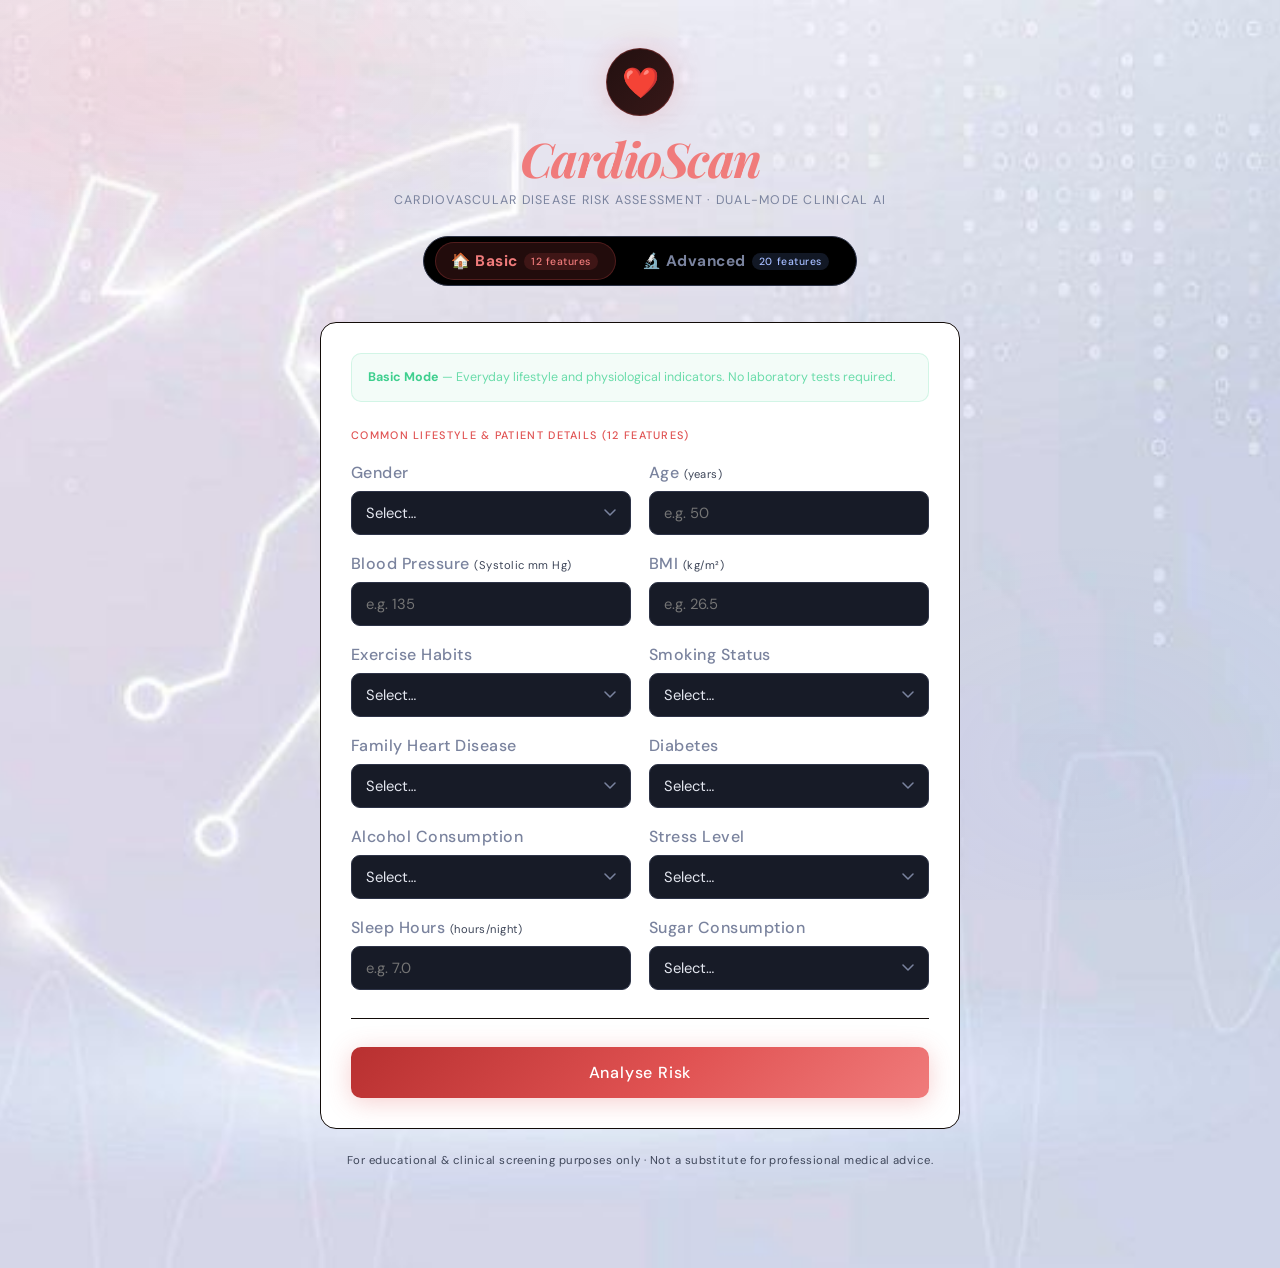
<file: frontend/index.html>
<!DOCTYPE html>
<html lang="en">

<head>
    <meta charset="UTF-8" />
    <meta name="viewport" content="width=device-width, initial-scale=1.0" />
    <title>CardioScan · Heart Disease Risk Predictor</title>
    <link rel="preconnect" href="https://fonts.googleapis.com">
    <link
        href="https://fonts.googleapis.com/css2?family=Playfair+Display:ital,wght@0,700;0,900;1,700&family=DM+Sans:ital,opsz,wght@0,9..40,300;0,9..40,400;0,9..40,500;1,9..40,300&display=swap"
        rel="stylesheet">
    <link rel="stylesheet" href="stylesheet_ids.css">
</head>

<body>

    <div class="shell">

        <!-- ── Header ── -->
        <header>
            <div class="pulse-icon">❤️</div>
            <h1><em>CardioScan</em></h1>
            <p class="tagline">Cardiovascular Disease Risk Assessment · Dual-Mode Clinical AI</p>

            <!-- Mode toggle -->
            <div class="mode-toggle" id="modeToggle">
                <div class="mode-pill basic" id="modePill"></div>
                <button class="mode-btn active-basic" id="btnBasic" onclick="setMode('basic')">
                    <h3>🏠 Basic</h3>
                    <span class="badge badge-basic">12 features</span>
                </button>
                <button class="mode-btn" id="btnAdvanced" onclick="setMode('advanced')">
                    <h3>🔬 Advanced</h3>
                    <span class="badge badge-advanced">20 features</span>
                </button>
            </div>
        </header>

        <!-- ── Card ── -->
        <div class="card mode-basic" id="mainCard">

            <!-- Info banner -->
            <div class="info-banner basic" id="infoBanner">
                <strong>Basic Mode</strong> — Everyday lifestyle and physiological indicators. No laboratory tests
                required.
            </div>

            <p class="section-label basic" id="sectionLabel">Common Lifestyle & Patient Details (12 Features)</p>

            <!-- ── Shared fields (always visible) ── -->
            <div class="grid">

                <div class="field">
                    <label>Gender</label>
                    <select id="Gender">
                        <option value="">Select…</option>
                        <option value="0">Male</option>
                        <option value="1">Female</option>
                    </select>
                </div>

                <div class="field">
                    <label>Age <span class="hint">(years)</span></label>
                    <input type="number" id="Age" placeholder="e.g. 50" min="18" max="100">
                </div>

                <div class="field">
                    <label>Blood Pressure <span class="hint">(Systolic mm Hg)</span></label>
                    <input type="number" id="BloodPressure" placeholder="e.g. 135" min="80" max="240">
                </div>

                <div class="field">
                    <label>BMI <span class="hint">(kg/m²)</span></label>
                    <input type="number" step="0.1" id="BMI" placeholder="e.g. 26.5" min="10" max="60">
                </div>

                <div class="field">
                    <label>Exercise Habits</label>
                    <select id="ExerciseHabits">
                        <option value="">Select…</option>
                        <option value="0">Low (Sedentary / Minimal)</option>
                        <option value="1">Medium (Moderate Activity)</option>
                        <option value="2">High (Regular Intense Exercise)</option>
                    </select>
                </div>

                <div class="field">
                    <label>Smoking Status</label>
                    <select id="Smoking">
                        <option value="">Select…</option>
                        <option value="0">No (Non-smoker)</option>
                        <option value="1">Yes (Active / Regular)</option>
                    </select>
                </div>

                <div class="field">
                    <label>Family Heart Disease</label>
                    <select id="FamilyHeartDisease">
                        <option value="">Select…</option>
                        <option value="0">No History</option>
                        <option value="1">Yes (Family History)</option>
                    </select>
                </div>

                <div class="field">
                    <label>Diabetes</label>
                    <select id="Diabetes">
                        <option value="">Select…</option>
                        <option value="0">No</option>
                        <option value="1">Yes</option>
                    </select>
                </div>

                <div class="field">
                    <label>Alcohol Consumption</label>
                    <select id="AlcoholConsumption">
                        <option value="">Select…</option>
                        <option value="0">None</option>
                        <option value="1">Low</option>
                        <option value="2">Medium</option>
                        <option value="3">High</option>
                    </select>
                </div>

                <div class="field">
                    <label>Stress Level</label>
                    <select id="StressLevel">
                        <option value="">Select…</option>
                        <option value="0">Low</option>
                        <option value="1">Medium</option>
                        <option value="2">High</option>
                    </select>
                </div>

                <div class="field">
                    <label>Sleep Hours <span class="hint">(hours/night)</span></label>
                    <input type="number" step="0.5" id="SleepHours" placeholder="e.g. 7.0" min="2" max="16">
                </div>

                <div class="field">
                    <label>Sugar Consumption</label>
                    <select id="SugarConsumption">
                        <option value="">Select…</option>
                        <option value="0">Low</option>
                        <option value="1">Medium</option>
                        <option value="2">High</option>
                    </select>
                </div>

            </div>

            <!-- ── Advanced extra fields ── -->
            <div class="advanced-fields" id="advancedFields">
                <div class="adv-divider"><span>🔬 Clinical & Laboratory Report Fields (+8 Features)</span></div>

                <div class="grid">

                    <div class="field">
                        <label>Cholesterol Level <span class="hint">(mg/dL)</span></label>
                        <input type="number" id="CholesterolLevel" placeholder="e.g. 210" min="100" max="500">
                    </div>

                    <div class="field">
                        <label>Triglyceride Level <span class="hint">(mg/dL)</span></label>
                        <input type="number" id="TriglycerideLevel" placeholder="e.g. 180" min="50" max="600">
                    </div>

                    <div class="field">
                        <label>Fasting Blood Sugar <span class="hint">(mg/dL)</span></label>
                        <input type="number" id="FastingBloodSugar" placeholder="e.g. 110" min="50" max="300">
                    </div>

                    <div class="field">
                        <label>High Blood Pressure <span class="hint">(Diagnosed)</span></label>
                        <select id="HighBloodPressure">
                            <option value="">Select…</option>
                            <option value="0">No</option>
                            <option value="1">Yes (Hypertension)</option>
                        </select>
                    </div>

                    <div class="field">
                        <label>Low HDL Cholesterol</label>
                        <select id="LowHDLCholesterol">
                            <option value="">Select…</option>
                            <option value="0">No (Normal HDL ≥ 40 mg/dL)</option>
                            <option value="1">Yes (Low HDL &lt; 40 mg/dL)</option>
                        </select>
                    </div>

                    <div class="field">
                        <label>High LDL Cholesterol</label>
                        <select id="HighLDLCholesterol">
                            <option value="">Select…</option>
                            <option value="0">No (Optimal &lt; 130 mg/dL)</option>
                            <option value="1">Yes (Elevated LDL ≥ 130 mg/dL)</option>
                        </select>
                    </div>

                    <div class="field full">
                        <label>CRP Level — Inflammatory Marker <span class="hint">(0.0 to 15.0 mg/L)</span></label>
                        <div class="slider-wrap">
                            <input type="range" id="CRPLevel" min="0" max="15" step="0.1" value="7.5"
                                oninput="document.getElementById('crp-val').textContent=parseFloat(this.value).toFixed(1)">
                            <span class="slider-val" id="crp-val">7.5</span>
                        </div>
                    </div>

                    <div class="field full">
                        <label>Homocysteine Level <span class="hint">(5.0 to 20.0 µmol/L)</span></label>
                        <div class="slider-wrap">
                            <input type="range" id="HomocysteineLevel" min="5.0" max="20.0" step="0.1" value="12.5"
                                oninput="document.getElementById('homocysteine-val').textContent=parseFloat(this.value).toFixed(1)">
                            <span class="slider-val" id="homocysteine-val">12.5</span>
                        </div>
                    </div>

                </div>
            </div><!-- /advanced-fields -->

            <hr class="divider">

            <button class="predict-btn basic" id="predictBtn" onclick="runPrediction()">
                Analyse Risk
            </button>

            <div class="error-msg" id="errorMsg"></div>

            <div id="result">
                <div class="result-mode-tag basic" id="resultModeTag">Basic Mode</div>
                <div class="result-label" id="resultLabel"></div>
                <div class="result-prob" id="resultProb"></div>
                <div class="gauge-track">
                    <div class="gauge-fill" id="gaugeFill"></div>
                </div>
            </div>

        </div><!-- /card -->

        <p class="footer-note">For educational & clinical screening purposes only · Not a substitute for professional
            medical advice.</p>

    </div><!-- /shell -->

    <script>
        // Automatically connect to FastAPI (port 8000) when running from VS Code Live Server (port 5500) or file://,
        // or use the current host origin when served directly by FastAPI.
        const isLiveServerOrFile = !window.location.protocol.startsWith("http") || window.location.port === "5500";
        const API = isLiveServerOrFile ? "http://127.0.0.1:8000" : "https://heart-disease-pwe6.onrender.com";;

        let currentMode = "basic";

        // ── Mode switching ────────────────────────────────

        function setMode(mode) {
            currentMode = mode;
            const isAdv = mode === "advanced";

            // Toggle pill position
            const pill = document.getElementById("modePill");
            const btnB = document.getElementById("btnBasic");
            const btnA = document.getElementById("btnAdvanced");
            const btnAdv = btnA.getBoundingClientRect();
            const btnBas = btnB.getBoundingClientRect();
            const toggle = document.getElementById("modeToggle").getBoundingClientRect();

            pill.className = `mode-pill ${mode}`;
            if (isAdv) {
                pill.style.left = (btnAdv.left - toggle.left + 5) + "px";
                pill.style.width = (btnAdv.width - 10) + "px";
            } else {
                pill.style.left = (btnBas.left - toggle.left + 5) + "px";
                pill.style.width = (btnBas.width - 10) + "px";
            }

            // Button states
            btnB.className = isAdv ? "mode-btn" : "mode-btn active-basic";
            btnA.className = isAdv ? "mode-btn active-advanced" : "mode-btn";

            // Card border & class
            const card = document.getElementById("mainCard");
            card.className = isAdv ? "card mode-advanced" : "card mode-basic";

            // Info banner
            const banner = document.getElementById("infoBanner");
            if (isAdv) {
                banner.className = "info-banner advanced";
                banner.innerHTML = "<strong>Advanced Mode</strong> — Comprehensive assessment including lipid profile, inflammatory markers (CRP, Homocysteine), and clinical diagnoses.";
            } else {
                banner.className = "info-banner basic";
                banner.innerHTML = "<strong>Basic Mode</strong> — Everyday lifestyle and physiological indicators. No laboratory tests required.";
            }

            // Section label
            const lbl = document.getElementById("sectionLabel");
            lbl.className = isAdv ? "section-label advanced" : "section-label basic";
            lbl.textContent = isAdv
                ? "Patient Profile + Comprehensive Clinical & Lab Markers (20 Features)"
                : "Common Lifestyle & Patient Details (12 Features)";

            // Advanced fields
            document.getElementById("advancedFields").className =
                isAdv ? "advanced-fields visible" : "advanced-fields";

            // Button
            const btn = document.getElementById("predictBtn");
            btn.className = isAdv ? "predict-btn advanced" : "predict-btn basic";

            // Hide previous result
            document.getElementById("result").style.display = "none";
            document.getElementById("errorMsg").style.display = "none";
        }

        // Init pill position after render
        window.addEventListener("load", () => {
            setTimeout(() => setMode("basic"), 50);
        });

        window.addEventListener("resize", () => {
            setMode(currentMode);
        });

        // ── Prediction ────────────────────────────────────

        async function runPrediction() {
            const btn = document.getElementById("predictBtn");
            const err = document.getElementById("errorMsg");
            const res = document.getElementById("result");

            err.style.display = "none";
            res.style.display = "none";

            // ── Collect basic fields (12 features)
            const basicIds = [
                "Gender", "Age", "BloodPressure", "BMI", "ExerciseHabits",
                "Smoking", "FamilyHeartDisease", "Diabetes", "AlcoholConsumption",
                "StressLevel", "SleepHours", "SugarConsumption"
            ];

            const basicData = {};
            for (const id of basicIds) {
                const val = document.getElementById(id).value.trim();
                if (val === "") {
                    showError(`⚠ Please fill in all Basic fields (missing: ${id.replace(/([A-Z])/g, ' $1').trim()}).`);
                    return;
                }
                basicData[id] = val;
            }

            // Numeric range validations
            const age = parseFloat(basicData.Age);
            if (isNaN(age) || age < 18 || age > 100) {
                showError("⚠ Age must be between 18 and 100 years.");
                return;
            }

            const bp = parseFloat(basicData.BloodPressure);
            if (isNaN(bp) || bp < 80 || bp > 240) {
                showError("⚠ Enter a valid Systolic Blood Pressure between 80 and 240 mm Hg.");
                return;
            }

            const bmi = parseFloat(basicData.BMI);
            if (isNaN(bmi) || bmi < 10 || bmi > 60) {
                showError("⚠ Enter a valid BMI between 10.0 and 60.0 kg/m².");
                return;
            }

            const sleep = parseFloat(basicData.SleepHours);
            if (isNaN(sleep) || sleep < 2 || sleep > 16) {
                showError("⚠ Enter valid nightly Sleep Hours between 2.0 and 16.0 hours.");
                return;
            }

            let payload = {
                Gender: parseInt(basicData.Gender),
                Age: age,
                BloodPressure: bp,
                BMI: bmi,
                ExerciseHabits: parseInt(basicData.ExerciseHabits),
                Smoking: parseInt(basicData.Smoking),
                FamilyHeartDisease: parseInt(basicData.FamilyHeartDisease),
                Diabetes: parseInt(basicData.Diabetes),
                AlcoholConsumption: parseInt(basicData.AlcoholConsumption),
                StressLevel: parseInt(basicData.StressLevel),
                SleepHours: sleep,
                SugarConsumption: parseInt(basicData.SugarConsumption)
            };

            let endpoint = "/predict/basic";

            // ── Advanced validation & payload (+8 features)
            if (currentMode === "advanced") {
                endpoint = "/predict/advanced";

                const advSelectIds = ["HighBloodPressure", "LowHDLCholesterol", "HighLDLCholesterol"];
                for (const id of advSelectIds) {
                    const val = document.getElementById(id).value.trim();
                    if (val === "") {
                        showError(`⚠ Please select an option for ${id.replace(/([A-Z])/g, ' $1').trim()}.`);
                        return;
                    }
                }

                const cholVal = document.getElementById("CholesterolLevel").value.trim();
                const trigVal = document.getElementById("TriglycerideLevel").value.trim();
                const fbsVal = document.getElementById("FastingBloodSugar").value.trim();

                if (cholVal === "" || trigVal === "" || fbsVal === "") {
                    showError("⚠ Please fill in all Clinical Lab fields (Cholesterol, Triglycerides, Fasting Blood Sugar).");
                    return;
                }

                const chol = parseFloat(cholVal);
                if (isNaN(chol) || chol < 100 || chol > 500) {
                    showError("⚠ Cholesterol Level must be between 100 and 500 mg/dL.");
                    return;
                }

                const trig = parseFloat(trigVal);
                if (isNaN(trig) || trig < 50 || trig > 600) {
                    showError("⚠ Triglyceride Level must be between 50 and 600 mg/dL.");
                    return;
                }

                const fbs = parseFloat(fbsVal);
                if (isNaN(fbs) || fbs < 50 || fbs > 300) {
                    showError("⚠ Fasting Blood Sugar must be between 50 and 300 mg/dL.");
                    return;
                }

                const crp = parseFloat(document.getElementById("CRPLevel").value);
                const homocysteine = parseFloat(document.getElementById("HomocysteineLevel").value);

                payload = {
                    ...payload,
                    CholesterolLevel: chol,
                    TriglycerideLevel: trig,
                    FastingBloodSugar: fbs,
                    HighBloodPressure: parseInt(document.getElementById("HighBloodPressure").value),
                    LowHDLCholesterol: parseInt(document.getElementById("LowHDLCholesterol").value),
                    HighLDLCholesterol: parseInt(document.getElementById("HighLDLCholesterol").value),
                    CRPLevel: isNaN(crp) ? 7.5 : crp,
                    HomocysteineLevel: isNaN(homocysteine) ? 12.5 : homocysteine
                };
            }

            btn.disabled = true;
            btn.innerHTML = '<span class="spinner"></span> Analysing…';

            try {
                const resp = await fetch(`${API}${endpoint}`, {
                    method: "POST",
                    headers: { "Content-Type": "application/json" },
                    body: JSON.stringify(payload),
                });

                if (!resp.ok) {
                    const errorDetail = await resp.json().catch(() => null);
                    throw new Error(errorDetail?.detail || `Server returned ${resp.status}`);
                }

                const data = await resp.json();

                const isHigh = data.prediction === 1;
                res.className = isHigh ? "high" : "low";

                document.getElementById("resultModeTag").className =
                    `result-mode-tag ${currentMode}`;
                document.getElementById("resultModeTag").textContent =
                    currentMode === "advanced" ? "Advanced Mode (20 Features)" : "Basic Mode (12 Features)";

                document.getElementById("resultLabel").textContent = data.label;
                document.getElementById("resultProb").textContent =
                    `Estimated Cardiovascular Risk: ${data.probability}% (${data.risk_level})`;

                document.getElementById("gaugeFill").style.width = "0%";
                res.style.display = "block";
                setTimeout(() => {
                    document.getElementById("gaugeFill").style.width = data.probability + "%";
                }, 60);

            } catch (e) {
                showError(`⚠ Could not reach the API at ${API}. Make sure FastAPI is running. (${e.message})`);
            } finally {
                btn.disabled = false;
                btn.innerHTML = "Analyse Risk";
            }
        }

        function showError(msg) {
            const err = document.getElementById("errorMsg");
            err.textContent = msg;
            err.style.display = "block";
        }
    </script>

</body>

</html>
</file>
<file: frontend/stylesheet_ids.css>
*,
*::before,
*::after {
    box-sizing: border-box;
    margin: 0;
    padding: 0;
}

:root {
    --bg: #5b5b5c;
    --surface: #ffffff;
    --surface2: #000000;
    --border: #120b08;
    --border2: #2d3347;
    --accent: #e05252;
    --accent2: #f07b7b;
    --accent-adv: #7c9ef5;
    --accent-adv2: #a5bcff;
    --muted: #3e4659;
    --text: #e4e7f0;
    --sub: #7a839e;
    --low: #3ecf8e;
    --high: #e05252;
    --radius: 16px;
}

body {
    background-image: url("heartbg.jpg");
    background-size: cover;
    background-position: center;
    background-repeat: no-repeat;
    /*background: var(--bg);*/
    color: var(--text);
    font-family: 'DM Sans', sans-serif;
    min-height: 100vh;
    display: flex;
    flex-direction: column;
    align-items: center;
    padding: 48px 16px 100px;
}

/* ── Ambient glow ── */
body::before {
    content: '';
    position: fixed;
    inset: 0;
    background:
        radial-gradient(ellipse 55% 35% at 15% 8%, rgba(224, 82, 82, .09) 0%, transparent 55%),
        radial-gradient(ellipse 45% 45% at 85% 85%, rgba(124, 158, 245, .07) 0%, transparent 55%);
    pointer-events: none;
    z-index: 0;
}

.shell {
    position: relative;
    z-index: 1;
    width: 100%;
    max-width: 640px;
}

/* ── Header ── */
header {
    text-align: center;
    margin-bottom: 36px;
}

.pulse-icon {
    display: inline-flex;
    align-items: center;
    justify-content: center;
    width: 68px;
    height: 68px;
    border-radius: 50%;
    background: linear-gradient(135deg, #221010, #371818);
    border: 1px solid rgba(224, 82, 82, .3);
    font-size: 30px;
    margin-bottom: 18px;
    animation: hb 2.2s ease-in-out infinite;
    box-shadow: 0 0 32px rgba(224, 82, 82, .2);
}

@keyframes hb {

    0%,
    100% {
        transform: scale(1);
    }

    12% {
        transform: scale(1.16);
    }

    24% {
        transform: scale(1);
    }

    38% {
        transform: scale(1.1);
    }

    50% {
        transform: scale(1);
    }
}

h1 {
    font-family: 'Playfair Display', serif;
    font-size: clamp(2.1rem, 7vw, 3rem);
    font-weight: 900;
    letter-spacing: -1.5px;
    line-height: 1;
}

h1 em {
    font-style: italic;
    color: var(--accent2);
    font-weight: bold;
}

.tagline {
    margin-top: 10px;
    font-size: .78rem;
    color: var(--sub);
    letter-spacing: .1em;
    text-transform: uppercase;
}

/* ── Mode toggle ── */
.mode-toggle {
    display: flex;
    align-items: center;
    background: var(--surface2);
    border: 1px solid var(--border2);
    border-radius: 99px;
    padding: 5px;
    margin: 28px auto 0;
    width: fit-content;
    position: relative;
}

.mode-btn {
    position: relative;
    z-index: 1;
    padding: 9px 22px;
    border: none;
    background: transparent;
    font-family: 'DM Sans', sans-serif;
    font-size: .82rem;
    font-weight: 500;
    letter-spacing: .04em;
    cursor: pointer;
    border-radius: 99px;
    transition: color .25s;
    display: flex;
    align-items: center;
    gap: 6px;
    color: var(--sub);
}

.mode-btn.active-basic {
    color: var(--accent2);
}

.mode-btn.active-advanced {
    color: var(--accent-adv2);
}

.mode-pill {
    position: absolute;
    height: calc(100% - 10px);
    top: 5px;
    border-radius: 99px;
    transition: left .3s cubic-bezier(.4, 0, .2, 1), width .3s cubic-bezier(.4, 0, .2, 1);
    pointer-events: none;
}

.mode-pill.basic {
    background: rgba(224, 82, 82, .15);
    border: 1px solid rgba(224, 82, 82, .25);
}

.mode-pill.advanced {
    background: rgba(124, 158, 245, .13);
    border: 1px solid rgba(124, 158, 245, .25);
}

.badge {
    font-size: .65rem;
    padding: 2px 7px;
    border-radius: 99px;
    font-weight: 500;
    letter-spacing: .05em;
}

.badge-basic {
    background: rgba(224, 82, 82, .15);
    color: var(--accent2);
}

.badge-advanced {
    background: rgba(124, 158, 245, .15);
    color: var(--accent-adv2);
}

/* ── Card ── */
.card {
    background: var(--surface);
    border: 1px solid var(--border);
    border-radius: var(--radius);
    padding: 30px;
    width: 100%;
    max-width: 640px;
    margin-top: 24px;
    transition: border-color .3s;
}

.card.mode-advanced {
    border-color: rgba(124, 158, 245, .2);
}

/* ── Info banner ── */
.info-banner {
    border-radius: 10px;
    padding: 13px 16px;
    font-size: .78rem;
    line-height: 1.65;
    margin-bottom: 26px;
    transition: all .3s;
}

.info-banner.basic {
    background: rgba(62, 207, 142, .06);
    border: 1px solid rgba(62, 207, 142, .18);
    color: #6adcaa;
}

.info-banner.basic strong {
    color: #3ecf8e;
}

.info-banner.advanced {
    background: rgba(124, 158, 245, .06);
    border: 1px solid rgba(124, 158, 245, .2);
    color: #a5bcff;
}

.info-banner.advanced strong {
    color: var(--accent-adv2);
}

/* ── Section label ── */
.section-label {
    font-size: .68rem;
    font-weight: 500;
    letter-spacing: .12em;
    text-transform: uppercase;
    margin-bottom: 20px;
}

.section-label.basic {
    color: var(--accent);
}

.section-label.advanced {
    color: var(--accent-adv);
}

/* ── Grid ── */
.grid {
    display: grid;
    grid-template-columns: 1fr 1fr;
    gap: 18px;
}

.field {
    display: flex;
    flex-direction: column;
    gap: 8px;
}

.field.full {
    grid-column: 1 / -1;
}

label {
    font-size: 1rem;
    font-weight: 500;
    color: var(--sub);
    letter-spacing: .03em;
}

label .hint {
    font-size: .7rem;
    color: var(--muted);
    font-weight: 400;
}

input[type="number"],
select {
    background: #171b27;
    border: 1px solid var(--border2);
    border-radius: 9px;
    padding: 11px 14px;
    color: var(--text);
    font-family: 'DM Sans', sans-serif;
    font-size: .92rem;
    outline: none;
    width: 100%;
    transition: border-color .2s, box-shadow .2s;
    -webkit-appearance: none;
    appearance: none;
}

.mode-basic input:focus,
.mode-basic select:focus {
    border-color: var(--accent);
    box-shadow: 0 0 0 3px rgba(224, 82, 82, .12);
}

.mode-advanced input:focus,
.mode-advanced select:focus {
    border-color: var(--accent-adv);
    box-shadow: 0 0 0 3px rgba(124, 158, 245, .12);
}

select {
    background-image: url("data:image/svg+xml,%3Csvg xmlns='http://www.w3.org/2000/svg' width='12' height='8' fill='none'%3E%3Cpath d='M1 1l5 5 5-5' stroke='%237a839e' stroke-width='1.5' stroke-linecap='round' stroke-linejoin='round'/%3E%3C/svg%3E");
    background-repeat: no-repeat;
    background-position: right 14px center;
    padding-right: 38px;
    cursor: pointer;
}

option {
    background: #171b27;
}

/* ── Slider ── */
.slider-wrap {
    display: flex;
    align-items: center;
    gap: 12px;
}

.slider-wrap input[type="range"] {
    flex: 1;
    padding: 0;
    height: 36px;
    appearance: none;
    background: transparent;
    border: none;
    box-shadow: none;
}

input[type="range"]::-webkit-slider-runnable-track {
    height: 4px;
    border-radius: 99px;
    background: var(--border2);
}

input[type="range"]::-webkit-slider-thumb {
    -webkit-appearance: none;
    width: 16px;
    height: 16px;
    border-radius: 50%;
    background: var(--accent-adv);
    margin-top: -6px;
    box-shadow: 0 0 8px rgba(124, 158, 245, .4);
    cursor: pointer;
    transition: transform .15s;
}

input[type="range"]::-webkit-slider-thumb:hover {
    transform: scale(1.2);
}

.slider-val {
    min-width: 36px;
    text-align: right;
    font-size: .9rem;
    font-weight: 500;
    color: var(--accent-adv2);
}

/* ── Advanced extra fields (animated reveal) ── */
.advanced-fields {
    overflow: hidden;
    max-height: 0;
    opacity: 0;
    transition: max-height .5s cubic-bezier(.4, 0, .2, 1), opacity .4s ease, margin .4s ease;
    margin-top: 0;
}

.advanced-fields.visible {
    max-height: 1200px;
    opacity: 1;
    margin-top: 18px;
}

.adv-divider {
    display: flex;
    align-items: center;
    gap: 10px;
    margin-bottom: 18px;
}

.adv-divider::before,
.adv-divider::after {
    content: '';
    flex: 1;
    height: 1px;
    background: rgba(124, 158, 245, .15);
}

.adv-divider span {
    font-size: .68rem;
    letter-spacing: .1em;
    text-transform: uppercase;
    color: var(--accent-adv);
    font-weight: 500;
    white-space: nowrap;
}

/* ── Divider ── */
hr.divider {
    border: none;
    border-top: 1px solid var(--border);
    margin: 28px 0;
}

/* ── Button ── */
.predict-btn {
    width: 100%;
    padding: 15px;
    font-family: 'DM Sans', sans-serif;
    font-size: 1rem;
    font-weight: 500;
    letter-spacing: .05em;
    border: none;
    border-radius: 10px;
    cursor: pointer;
    transition: opacity .2s, transform .15s, box-shadow .25s;
    display: flex;
    align-items: center;
    justify-content: center;
    gap: 8px;
    color: #fff;
}

.predict-btn.basic {
    background: linear-gradient(135deg, #b83030 0%, #e05252 55%, #f07b7b 100%);
    box-shadow: 0 4px 24px rgba(224, 82, 82, .28);
}

.predict-btn.advanced {
    background: linear-gradient(135deg, #2e50b0 0%, #5575d4 55%, #7c9ef5 100%);
    box-shadow: 0 4px 24px rgba(124, 158, 245, .28);
}

.predict-btn:hover:not(:disabled) {
    opacity: .88;
    transform: translateY(-1px);
}

.predict-btn:active:not(:disabled) {
    transform: translateY(0);
}

.predict-btn:disabled {
    opacity: .55;
    cursor: not-allowed;
}

.spinner {
    width: 16px;
    height: 16px;
    border: 2px solid rgba(255, 255, 255, .3);
    border-top-color: #fff;
    border-radius: 50%;
    animation: spin .65s linear infinite;
}

@keyframes spin {
    to {
        transform: rotate(360deg);
    }
}

/* ── Error ── */
.error-msg {
    display: none;
    margin-top: 16px;
    padding: 12px 14px;
    background: rgba(224, 82, 82, .09);
    border: 1px solid rgba(224, 82, 82, .28);
    border-radius: 9px;
    font-size: .81rem;
    color: var(--accent2);
    line-height: 1.55;
}

/* ── Result ── */
#result {
    display: none;
    margin-top: 24px;
    padding: 26px;
    border-radius: 12px;
    text-align: center;
    animation: fadeUp .4s ease both;
}

@keyframes fadeUp {
    from {
        opacity: 0;
        transform: translateY(14px);
    }

    to {
        opacity: 1;
        transform: translateY(0);
    }
}

#result.high {
    background: rgba(224, 82, 82, .08);
    border: 1px solid rgba(224, 82, 82, .28);
}

#result.low {
    background: rgba(62, 207, 142, .07);
    border: 1px solid rgba(62, 207, 142, .22);
}

.result-mode-tag {
    display: inline-block;
    margin-bottom: 10px;
    font-size: .65rem;
    padding: 3px 10px;
    border-radius: 99px;
    letter-spacing: .08em;
    text-transform: uppercase;
    font-weight: 500;
}

.result-mode-tag.basic {
    background: rgba(224, 82, 82, .12);
    color: var(--accent2);
}

.result-mode-tag.advanced {
    background: rgba(124, 158, 245, .12);
    color: var(--accent-adv2);
}

.result-label {
    font-family: 'Playfair Display', serif;
    font-size: 1.3rem;
    font-weight: 700;
    margin-bottom: 6px;
}

#result.high .result-label {
    color: var(--accent2);
}

#result.low .result-label {
    color: var(--low);
}

.result-prob {
    font-size: .84rem;
    color: var(--sub);
    margin-bottom: 18px;
}

.gauge-track {
    height: 7px;
    border-radius: 99px;
    background: rgba(255, 255, 255, .06);
    overflow: hidden;
}

.gauge-fill {
    height: 100%;
    border-radius: 99px;
    width: 0%;
    transition: width 1.3s cubic-bezier(.25, .8, .25, 1);
}

#result.high .gauge-fill {
    background: linear-gradient(90deg, #b83030, #f07b7b);
}

#result.low .gauge-fill {
    background: linear-gradient(90deg, #27ae60, #3ecf8e);
}

/* ── Footer ── */
.footer-note {
    text-align: center;
    font-size: .71rem;
    color: var(--muted);
    margin-top: 24px;
    letter-spacing: .04em;
}

@media (max-width: 430px) {
    .card {
        padding: 22px 16px;
    }

    .grid {
        grid-template-columns: 1fr;
    }

    .mode-btn {
        padding: 9px 15px;
        font-size: .78rem;
    }
}
</file>
